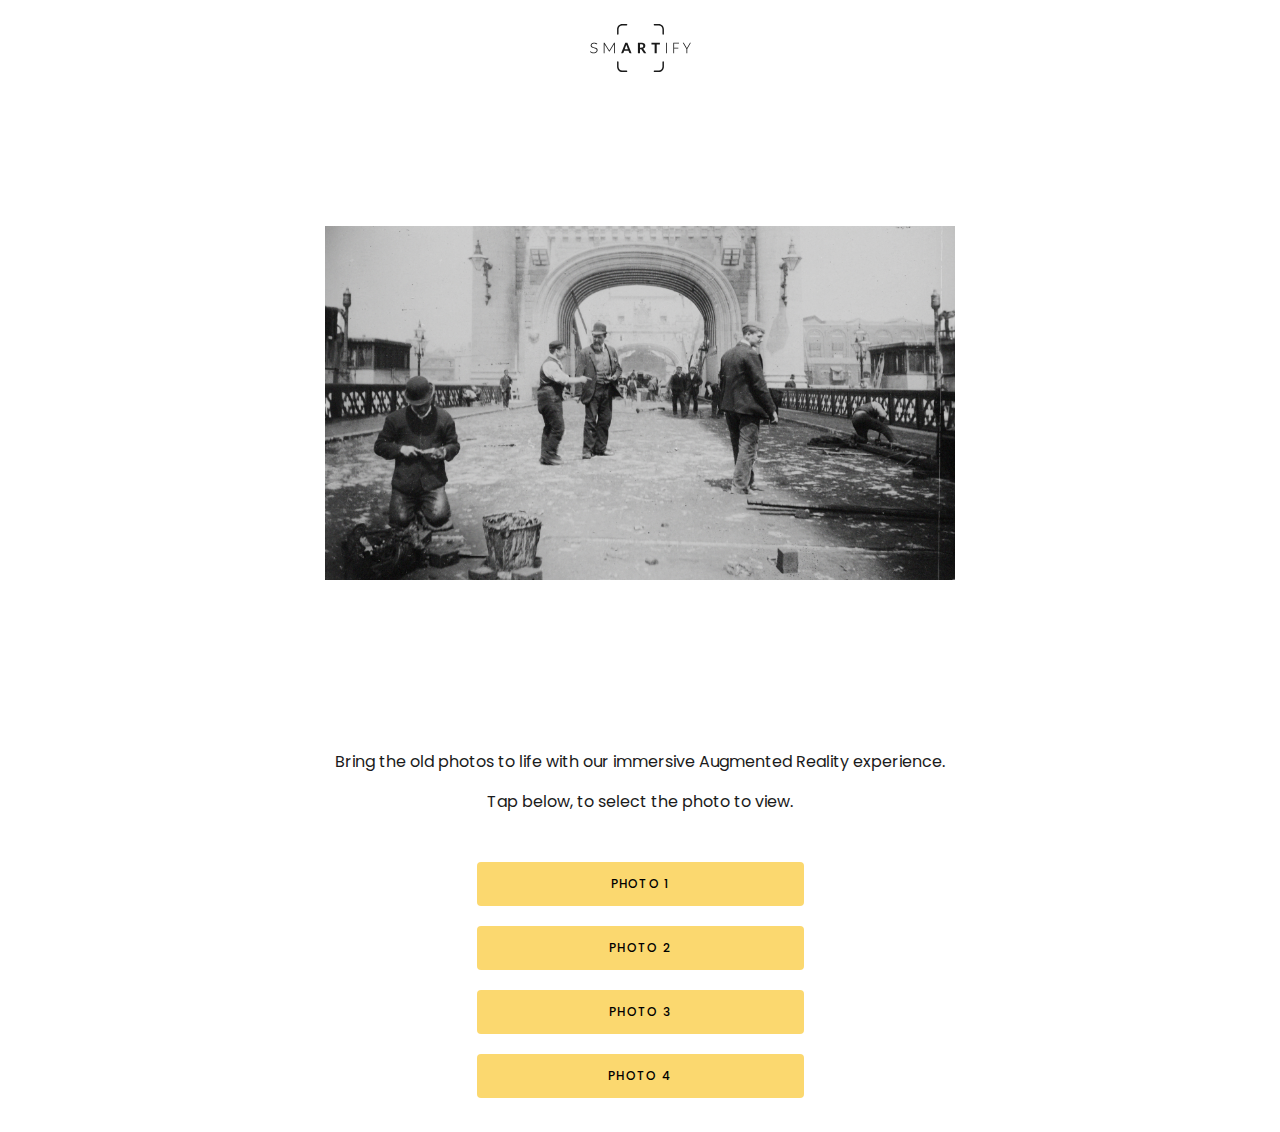
<file: index.html>
<!DOCTYPE html>
<html>
<head>
    <!-- Set the viewport and initial scale for mobile devices -->
    <meta name="viewport" content="width=device-width, initial-scale=1">
    
    <!-- Enable full-screen mode on Apple devices -->
    <meta name="apple-mobile-web-app-capable" content="yes">
    
    <!-- Set the character encoding -->
    <meta charset="UTF-8" />
    
    <!-- Set the title of the webpage -->
    <title>Smartify - Tower Bridge | Animated Photos</title>
    
    <!-- Include the Poppins font from Google Fonts -->
    <link rel="stylesheet" href="https://fonts.googleapis.com/css2?family=Poppins:wght@400;500;700&display=swap">
    
    <!-- Include the custom CSS file for styling -->
    <link rel="stylesheet" href="./Scripts/index.css">
</head>
<body>
    <!-- Smartify logo -->
    <img id="logo" src=".\assets\Smartify-logo.svg" alt="Smartify Logo" width="101" height="48">
    
    <!-- Image of the painting -->
    <div class="image-container"> 
        <img src=".\assets\images\01 - TowerBridge - Start.jpg" alt="Tower bridge 1" class="fade-image" id="image1">
        <img src=".\assets\images\02 - TowerBridge - Start.jpg" alt="Tower bridge 2" class="fade-image" id="image2">
        <img src=".\assets\images\03 - TowerBridge - Start.jpg" alt="Tower bridge 3" class="fade-image" id="image3">
        <img src=".\assets\images\04 - TowerBridge - Start.jpg" alt="Tower bridge 4" class="fade-image" id="image4">
        <img src=".\assets\images\02 - TowerBridge - Start.jpg" alt="Tower bridge 5" class="fade-image" id="image5">
    </div>
  
    <!-- Description of the AR experience -->
    <div id="description">
        <p>Bring the old photos to life with our immersive Augmented Reality experience.</p>
        <p>Tap below, to select the photo to view.</p>
    </div>
    
    <!-- Button to start the AR experience -->
    <button id="startButton1" onclick="location.href='ar.html?location=location1';">Photo 1</button>
    <button id="startButton2" onclick="location.href='ar.html?location=location2';">Photo 2</button>
    <button id="startButton2" onclick="location.href='ar.html?location=location3';">Photo 3</button>
    <button id="startButton2" onclick="location.href='ar.html?location=location4';">Photo 4</button>

    <script>
        // Array to hold image elements
        let images = [];
        for (let i = 1; i <= 5; i++) {
            images.push(document.getElementById(`image${i}`));
        }

        // Variable to track the current image
        let currentIndex = 0;

        setInterval(function() {
            // Set all images to transparent
            images.forEach(img => img.style.opacity = '0');

            // Set the current image to visible
            images[currentIndex].style.opacity = '1';

            // Increment the index, reset to 0 if it reaches the end
            currentIndex = (currentIndex + 1) % images.length;
        }, 5000); // 5000ms = 5s
    </script>
</body>
</html>
</file>
<file: Scripts/index.css>
body {
    display: flex;
    flex-direction: column;
    align-items: center;
    justify-content: center;
/*     height: 100vh; */
    padding: 16px;  
    background-color: #ffffff;
    color: #000000;
    text-align: center;
    font-family:'Poppins' , sans-serif;
/*     margin-top: 0;     */
}

#logo {
    max-width: 101px;
    max-height: 48px;
    margin-bottom: 16px; 
    margin-top: 0;
}


#description {
    margin-top: 16px;
    margin-bottom: 0;
    max-width: 100%;
    font-family: 'Poppins', sans-serif;
    font-style: normal;
    font-weight: 400;
    font-size: 16px;
    line-height: 150%;
    color: #1B1B1B;
}

#image {
    width: 100%;  /* adjust this as necessary */
    max-width: 278px; 
    max-height: 220px; 
    margin: 0 auto;
    border: none;
    border-radius: 8px;
}

#startButton1 {
    display: block;
    margin: 10px auto;
    margin-top: 32px;
/*     margin-bottom: 32px;  */
    padding: 0px 16px;
    width: 327px;
    height: 44px;
    background-color: #FBD86F;
    color: #000000;
    border: none;
    border-radius: 4px;
    font-family: 'Poppins', sans-serif;
    font-style: normal;
    font-weight: 500;
    font-size: 12px;
    line-height: 44px;
    letter-spacing: 1.25px;
    text-transform: uppercase;
    cursor: pointer;
}
#startButton2 {
    display: block;
    margin: 10px auto;
/*     margin-top: 32px; */
/*     margin-bottom: 32px;  */
    padding: 0px 16px;
    width: 327px;
    height: 44px;
    background-color: #FBD86F;
    color: #000000;
    border: none;
    border-radius: 4px;
    font-family: 'Poppins', sans-serif;
    font-style: normal;
    font-weight: 500;
    font-size: 12px;
    line-height: 44px;
    letter-spacing: 1.25px;
    text-transform: uppercase;
    cursor: pointer;
}
.image-container {
  position: relative;
  height: 278px; 
  width: 220px;
  margin-top: 16px
  margin-bottom: 16px;
}

.fade-image {
  position: absolute;
  left: 0;
  top: 0;
  height: 100%;
  width: 100%;
  object-fit: contain;
  opacity: 0;
  transition: opacity 2s ease-in-out;
}

#image1 {
  opacity: 1;
}

#image2 {
  opacity: 0;
}
@media screen and (orientation:landscape) {
  .image-container {
    width: 70vh;
    height: 70vh;
  }
  .fade-image {
    width: 100%;
    height: 100%;
  }
}
</file>
